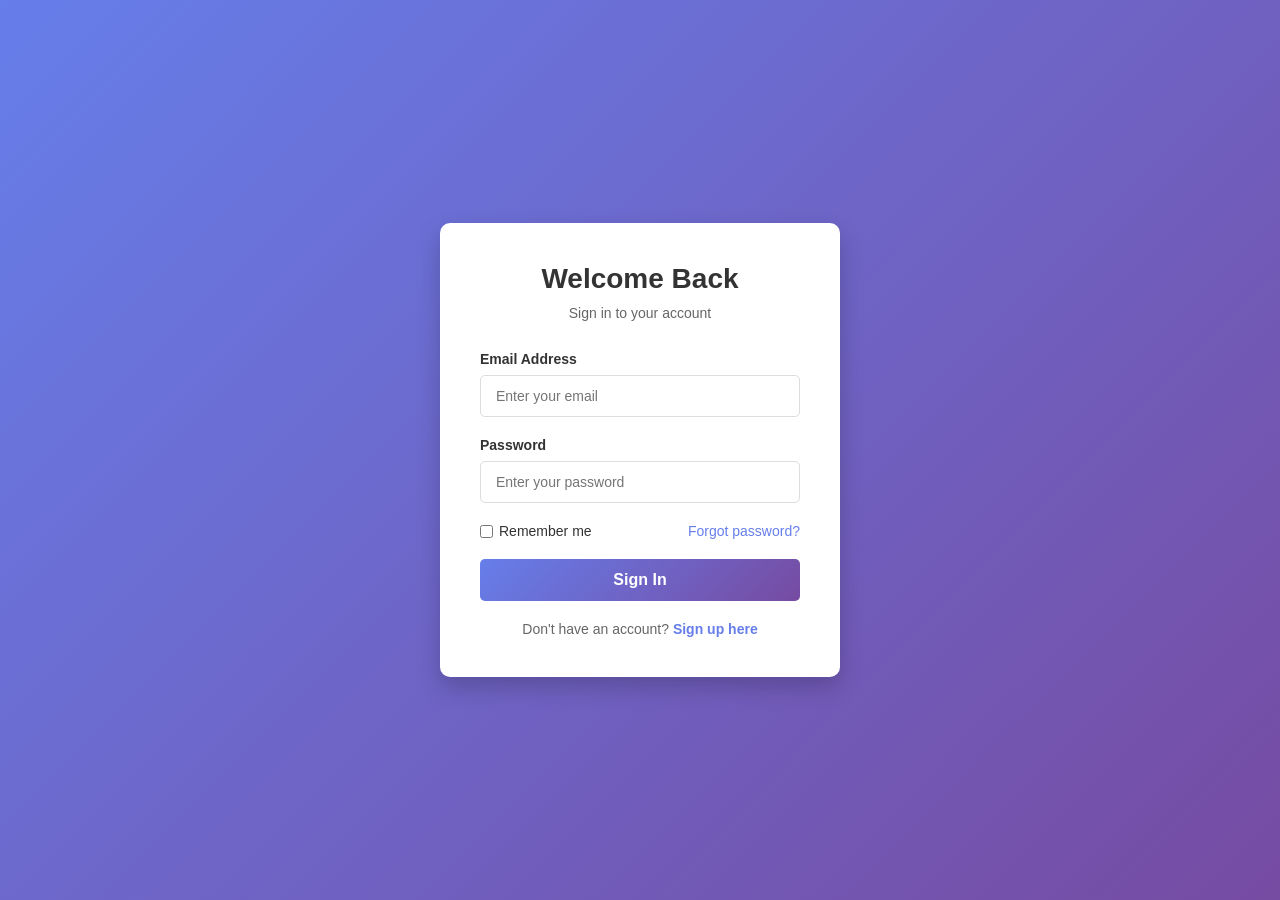
<file: index.html>
<!DOCTYPE html>
<html lang="en">
<head>
    <meta charset="UTF-8">
    <meta name="viewport" content="width=device-width, initial-scale=1.0">
    <title>Login</title>
    <style>
        * {
            margin: 0;
            padding: 0;
            box-sizing: border-box;
        }

        body {
            font-family: 'Segoe UI', Tahoma, Geneva, Verdana, sans-serif;
            background: linear-gradient(135deg, #667eea 0%, #764ba2 100%);
            min-height: 100vh;
            display: flex;
            justify-content: center;
            align-items: center;
        }

        .login-container {
            background: white;
            border-radius: 10px;
            box-shadow: 0 10px 25px rgba(0, 0, 0, 0.2);
            width: 100%;
            max-width: 400px;
            padding: 40px;
        }

        .login-header {
            text-align: center;
            margin-bottom: 30px;
        }

        .login-header h1 {
            color: #333;
            font-size: 28px;
            margin-bottom: 10px;
        }

        .login-header p {
            color: #666;
            font-size: 14px;
        }

        .form-group {
            margin-bottom: 20px;
        }

        label {
            display: block;
            color: #333;
            font-weight: 600;
            margin-bottom: 8px;
            font-size: 14px;
        }

        input[type="email"],
        input[type="password"] {
            width: 100%;
            padding: 12px 15px;
            border: 1px solid #ddd;
            border-radius: 5px;
            font-size: 14px;
            transition: border-color 0.3s;
        }

        input[type="email"]:focus,
        input[type="password"]:focus {
            outline: none;
            border-color: #667eea;
            box-shadow: 0 0 5px rgba(102, 126, 234, 0.1);
        }

        .form-options {
            display: flex;
            justify-content: space-between;
            align-items: center;
            margin-bottom: 20px;
            font-size: 14px;
        }

        .remember-me {
            display: flex;
            align-items: center;
        }

        .remember-me input[type="checkbox"] {
            margin-right: 6px;
            cursor: pointer;
        }

        .remember-me label {
            margin: 0;
            font-weight: 400;
            cursor: pointer;
        }

        .forgot-password {
            color: #667eea;
            text-decoration: none;
            transition: color 0.3s;
        }

        .forgot-password:hover {
            color: #764ba2;
        }

        .login-btn {
            width: 100%;
            padding: 12px;
            background: linear-gradient(135deg, #667eea 0%, #764ba2 100%);
            color: white;
            border: none;
            border-radius: 5px;
            font-size: 16px;
            font-weight: 600;
            cursor: pointer;
            transition: transform 0.2s, box-shadow 0.2s;
        }

        .login-btn:hover {
            transform: translateY(-2px);
            box-shadow: 0 5px 15px rgba(102, 126, 234, 0.4);
        }

        .login-btn:active {
            transform: translateY(0);
        }

        .signup-link {
            text-align: center;
            margin-top: 20px;
            color: #666;
            font-size: 14px;
        }

        .signup-link a {
            color: #667eea;
            text-decoration: none;
            font-weight: 600;
            transition: color 0.3s;
        }

        .signup-link a:hover {
            color: #764ba2;
        }

        .error-message {
            color: #e74c3c;
            font-size: 13px;
            margin-top: 5px;
            display: none;
        }

        .success-message {
            color: #27ae60;
            font-size: 13px;
            margin-top: 5px;
            display: none;
        }

        @media (max-width: 480px) {
            .login-container {
                padding: 30px 20px;
            }

            .login-header h1 {
                font-size: 24px;
            }
        }
    </style>
</head>
<body>
    <div class="login-container">
        <div class="login-header">
            <h1>Welcome Back</h1>
            <p>Sign in to your account</p>
        </div>

        <form id="loginForm">
            <div class="form-group">
                <label for="email">Email Address</label>
                <input 
                    type="email" 
                    id="email" 
                    name="email" 
                    placeholder="Enter your email" 
                    required
                >
                <div class="error-message" id="emailError">Please enter a valid email</div>
            </div>

            <div class="form-group">
                <label for="password">Password</label>
                <input 
                    type="password" 
                    id="password" 
                    name="password" 
                    placeholder="Enter your password" 
                    required
                >
                <div class="error-message" id="passwordError">Password is required</div>
            </div>

            <div class="form-options">
                <div class="remember-me">
                    <input type="checkbox" id="rememberMe" name="rememberMe">
                    <label for="rememberMe">Remember me</label>
                </div>
                <a href="#" class="forgot-password">Forgot password?</a>
            </div>

            <button type="submit" class="login-btn">Sign In</button>
            <div class="success-message" id="successMessage">Login successful!</div>
        </form>

        <div class="signup-link">
            Don't have an account? <a href="#">Sign up here</a>
        </div>
    </div>

    <script>
        const loginForm = document.getElementById('loginForm');
        const emailInput = document.getElementById('email');
        const passwordInput = document.getElementById('password');
        const emailError = document.getElementById('emailError');
        const passwordError = document.getElementById('passwordError');
        const successMessage = document.getElementById('successMessage');

        // Email validation regex
        const emailRegex = /^[^\s@]+@[^\s@]+\.[^\s@]+$/;

        loginForm.addEventListener('submit', function(e) {
            e.preventDefault();
            
            let isValid = true;

            // Clear previous error messages
            emailError.style.display = 'none';
            passwordError.style.display = 'none';
            successMessage.style.display = 'none';

            // Validate email
            if (!emailInput.value.trim()) {
                emailError.textContent = 'Email is required';
                emailError.style.display = 'block';
                isValid = false;
            } else if (!emailRegex.test(emailInput.value)) {
                emailError.textContent = 'Please enter a valid email';
                emailError.style.display = 'block';
                isValid = false;
            }

            // Validate password
            if (!passwordInput.value.trim()) {
                passwordError.textContent = 'Password is required';
                passwordError.style.display = 'block';
                isValid = false;
            } else if (passwordInput.value.length < 6) {
                passwordError.textContent = 'Password must be at least 6 characters';
                passwordError.style.display = 'block';
                isValid = false;
            }

            // If valid, show success message
            if (isValid) {
                successMessage.style.display = 'block';
                console.log('Form submitted:', {
                    email: emailInput.value,
                    rememberMe: document.getElementById('rememberMe').checked
                });
                // Here you would typically send the data to a server
                // setTimeout(() => { window.location.href = '/dashboard'; }, 1500);
            }
        });

        // Clear error on input
        emailInput.addEventListener('input', function() {
            if (this.value.trim()) {
                emailError.style.display = 'none';
            }
        });

        passwordInput.addEventListener('input', function() {
            if (this.value.trim()) {
                passwordError.style.display = 'none';
            }
        });
    </script>
</body>
</html>
</file>
